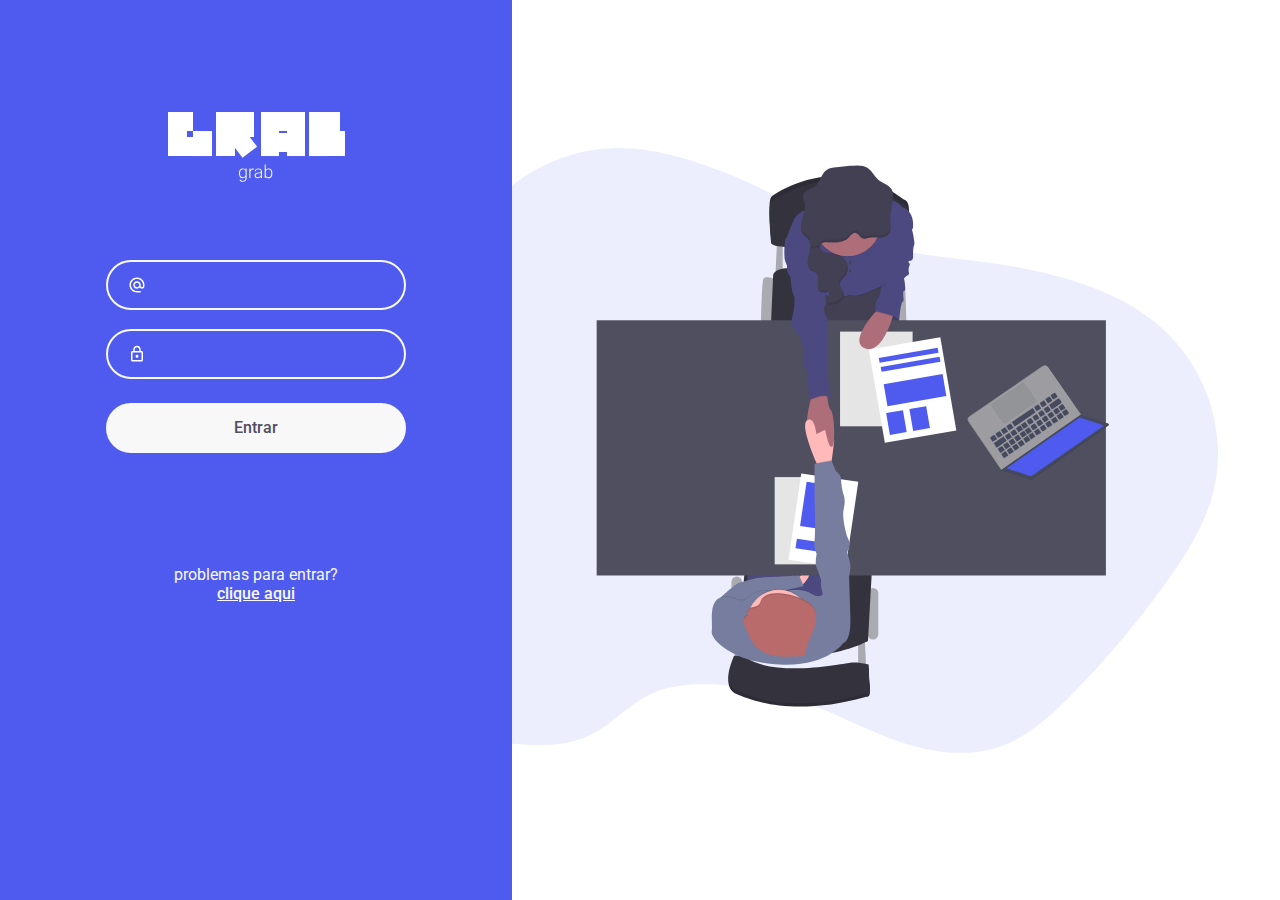
<file: grab-pagina-de-login/index.html>
<!DOCTYPE html>
<html lang="pt-br">
  <head>
    <meta charset="UTF-8" />
    <meta name="viewport" content="width=device-width, initial-scale=1.0" />
    <title>Grab - Login</title>
    <link rel="stylesheet" href="./assets/css/style.css">
    <link rel="stylesheet" href="./assets/css/responsive.css">

    <!-- fonts -->
    <link rel="preconnect" href="https://fonts.googleapis.com">
    <link rel="preconnect" href="https://fonts.gstatic.com" crossorigin>
    <link href="https://fonts.googleapis.com/css2?family=Roboto:wght@300;400;500&display=swap" rel="stylesheet"> 
  </head>
  <body>
    <section id="login">
      <img src="./assets/img/logo.svg" alt="" class="logo">
      <form action="#" name="formulario" id="formulario" method="POST">
        <input type="text" name="email" id="email" autocomplete="off">
        <span class="none back" id="email-span">Por favor, insira um email válido</span>
        <input type="password" name="senha" id="senha" maxlength="35">
        <input type="submit" value="Entrar" class="enviar">
      </form>
      <div id="recuperacao">
        <p>problemas para entrar?</p>
        <a href="#">clique aqui</a>
      </div>
    </section>
    <script src="./assets/js/script.js"></script>
  </body>
</html>
</file>
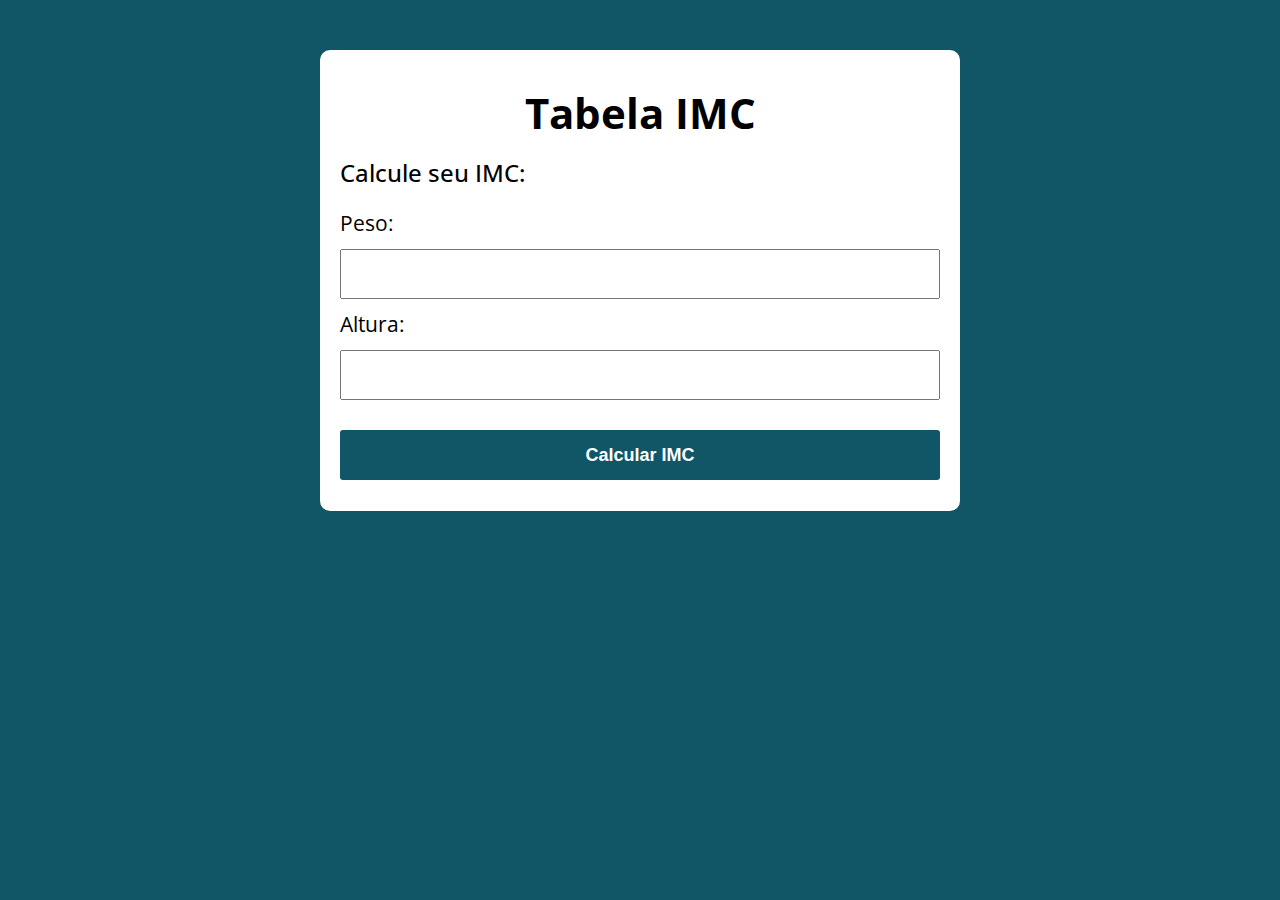
<file: imc/index.html>
<!DOCTYPE html>
<html lang="pt-BR">

<head>
  <meta charset="UTF-8">
  <meta name="viewport" content="width=device-width, initial-scale=1.0">
  <meta http-equiv="X-UA-Compatible" content="ie=edge">
  <title>Modelo</title>
  <link rel="stylesheet" href="./assets/css/style.css">
</head>

<body>

  <section class="container">
    <h1>Tabela IMC</h1>

    <h2 class="subtitulo">Calcule seu IMC:</h2>
    <form action="" id="form">
      <label for="peso">Peso:</label>
      <input type="text" id="peso">

      <label for="altura">Altura:</label>
      <input type="text" id="altura">

      <button type="submit">Calcular IMC</button>
    </form>
    <div id="resultado">
    </div>
  </section>

  <script src="./assets/js/main.js"></script>
</body>

</html>
</file>
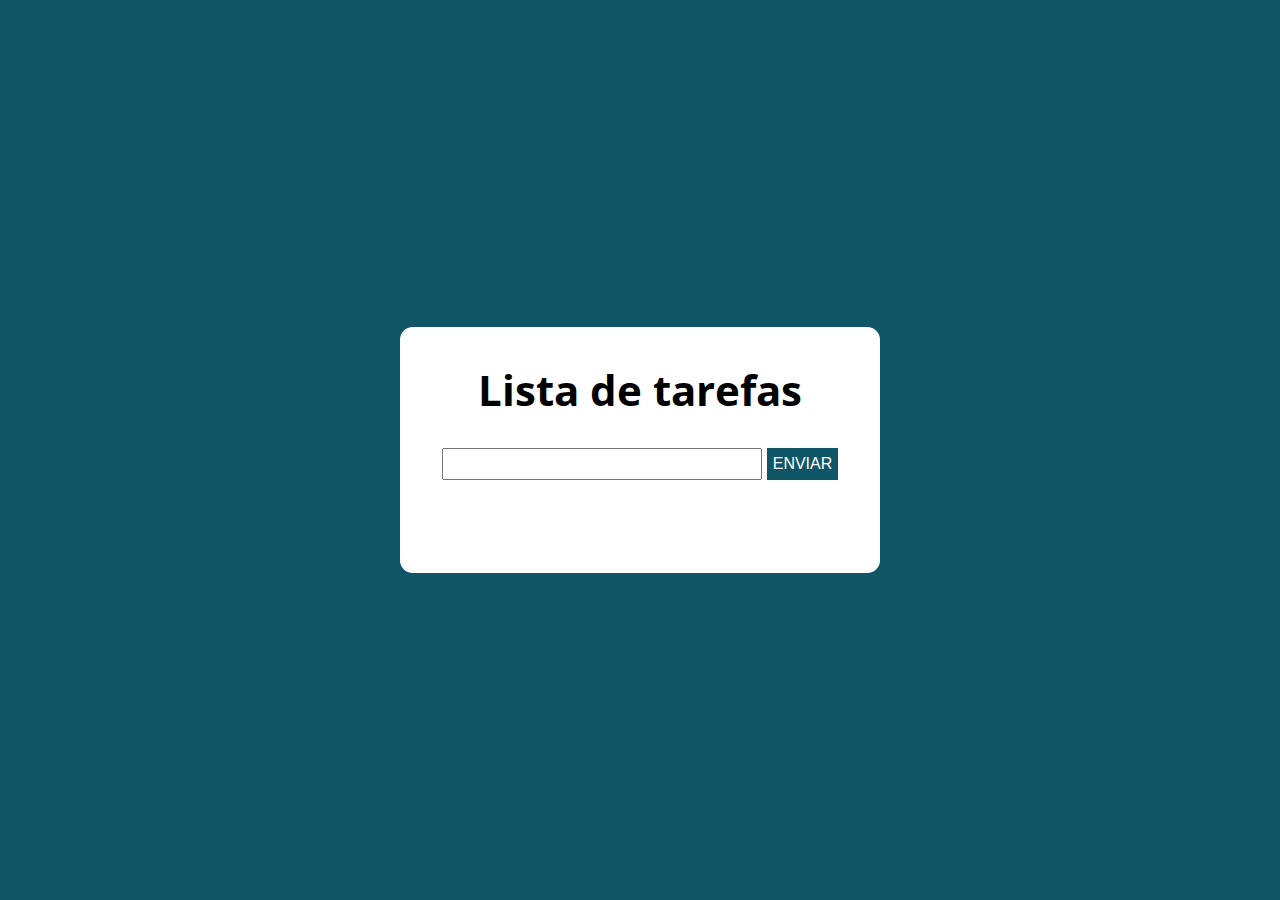
<file: lista-tarefas/index.html>
<!DOCTYPE html>
<html lang="pt-BR">

<head>
  <meta charset="UTF-8">
  <meta name="viewport" content="width=device-width, initial-scale=1.0">
  <meta http-equiv="X-UA-Compatible" content="ie=edge">
  <title>Lista Tarefas</title>
  <link rel="stylesheet" href="./assets/css/style.css">
</head>

<body>

  <section class="container">
    <h1>Lista de tarefas</h1> 
    <form action="#">
      <input type="text" id="tarefa">
      <button type="submit" id="enviar-tarefa">enviar</button>
    </form>
    <ul id="tarefas-resultado">
    </ul>
  </section>

  <script src="./assets/js/main.js"></script>
</body>

</html>
</file>
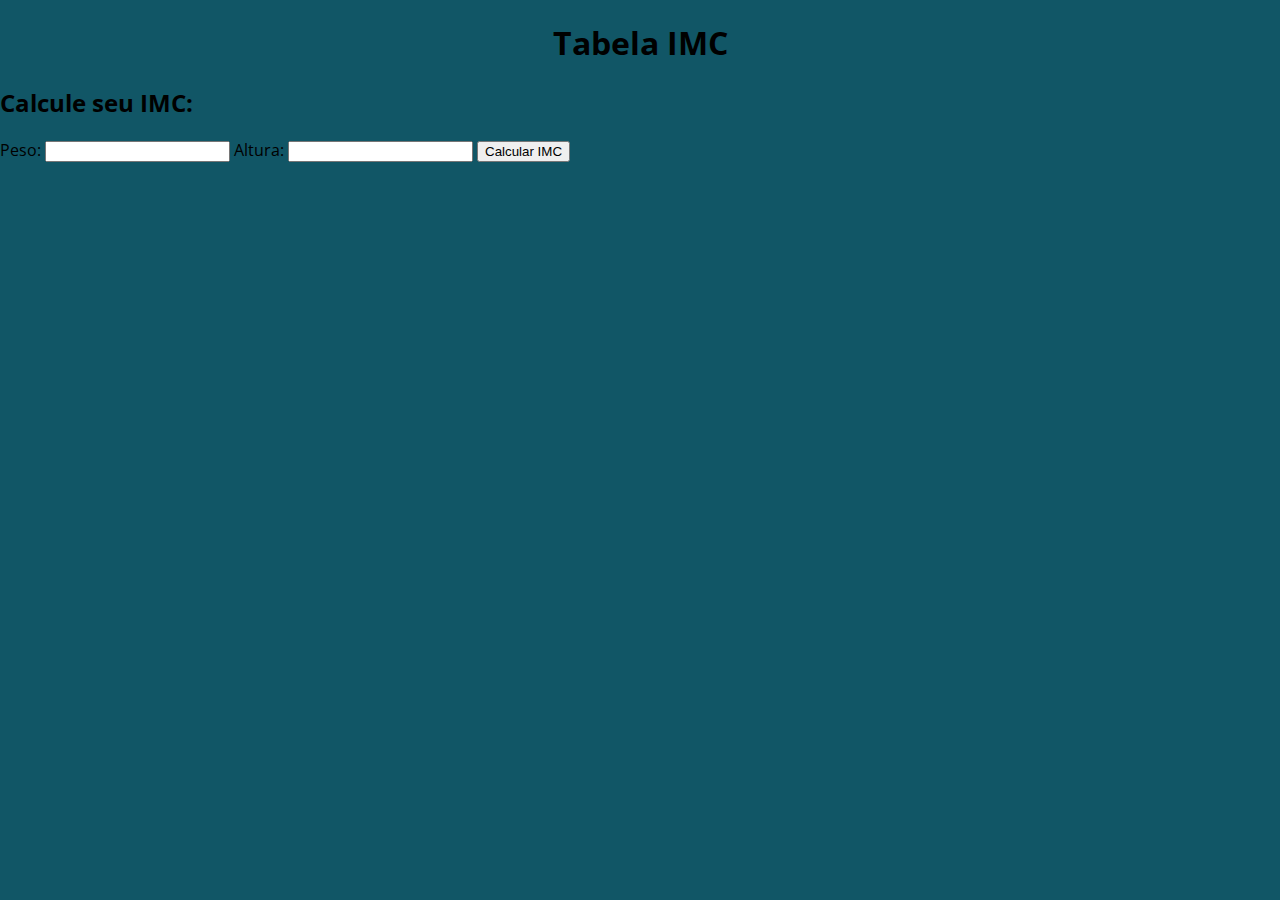
<file: modelo_imc/index.html>
<!DOCTYPE html>
<html lang="pt-BR">

<head>
  <meta charset="UTF-8">
  <meta name="viewport" content="width=device-width, initial-scale=1.0">
  <meta http-equiv="X-UA-Compatible" content="ie=edge">
  <title>Modelo</title>
  <link rel="stylesheet" href="./assets/css/style.css">
</head>

<body>

  <section class="container">
    <h1>Tabela IMC</h1>

    <h2 class="subtitulo">Calcule seu IMC:</h2>
    <form action="" id="form">
      <label for="peso">Peso:</label>
      <input type="text" id="peso" class="input">

      <label for="altura" >Altura:</label>
      <input type="text" id="altura" class="input">

      <button type="submit">Calcular IMC</button>
    </form>
    <div id="resultado">
    </div>
  </section>

  <script src="./assets/js/main.js"></script>
</body>

</html>
</file>
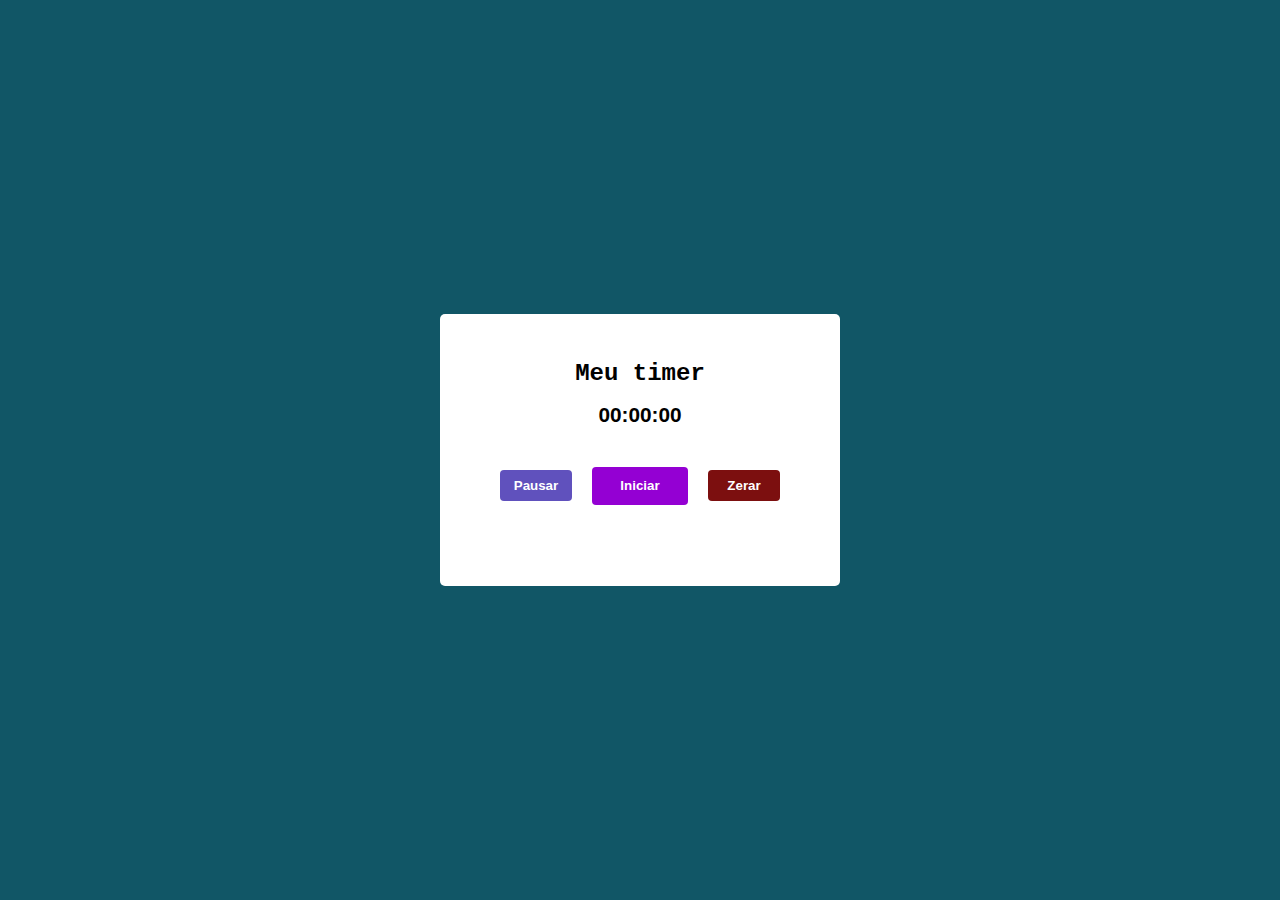
<file: modelo_timer/index.html>
<!DOCTYPE html>
<html lang="pt-BR">

<head>
  <meta charset="UTF-8">
  <meta name="viewport" content="width=device-width, initial-scale=1.0">
  <meta http-equiv="X-UA-Compatible" content="ie=edge">
  <title>Modelo</title>
  <link rel="stylesheet" href="./assets/css/style.css">
</head>

<body>

  <div id="flex-box">
    <section class="container">
      <h1>Meu timer</h1>
      <div class="paragrafo meuRelogio""><p>00:00:00</p></div>
      <div id="alinhamento">
        <button class="pausar">pausar</button>
        <button class="iniciar">iniciar</button>
        <button class="zerar">zerar</button>
      </div>
    </section>
  </div>

  <script src="./assets/js/main.js"></script>
</body>

</html>
</file>
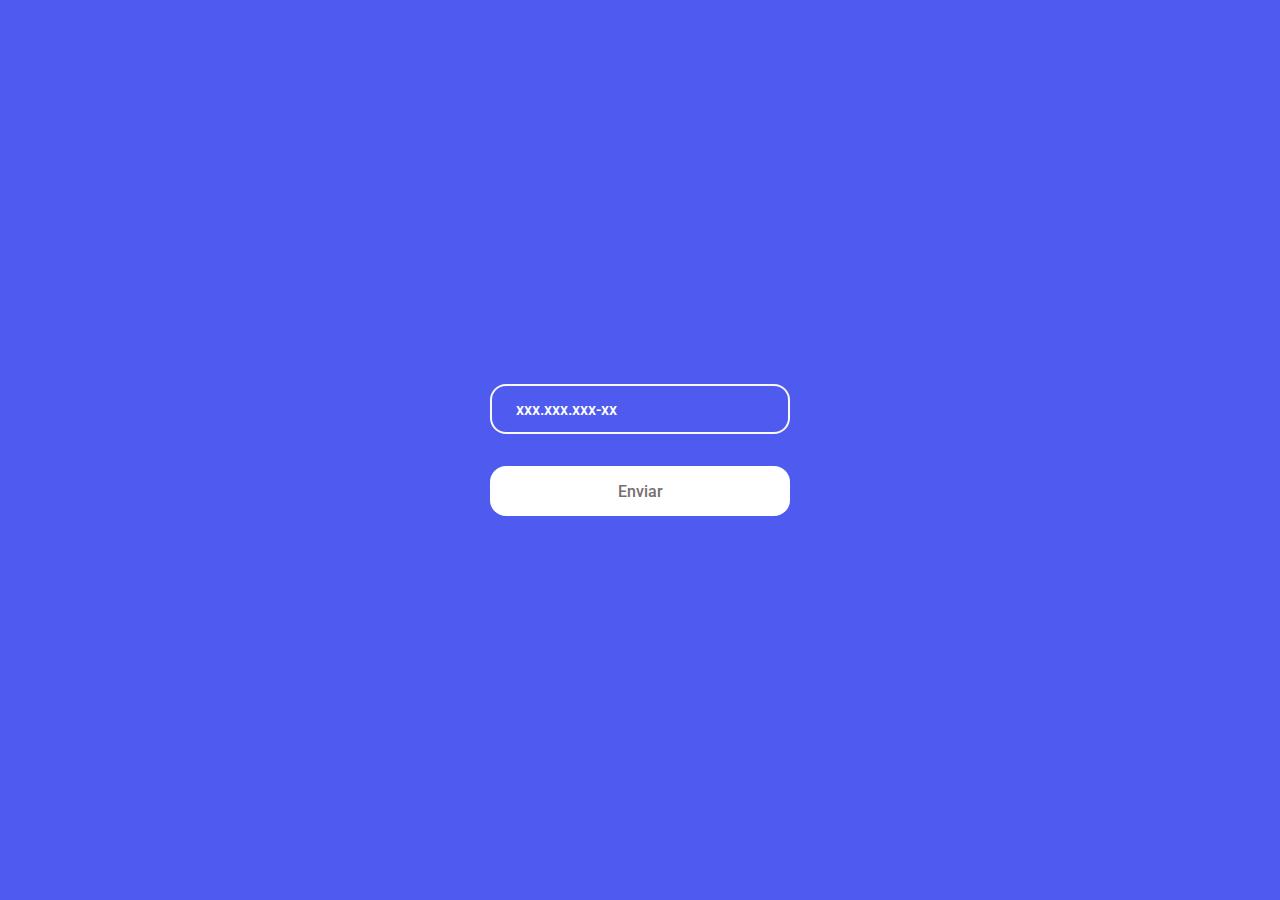
<file: validador-cpf/index.html>
<!DOCTYPE html>
<html lang="pt-BR">

<head>
  <meta charset="UTF-8">
  <meta name="viewport" content="width=device-width, initial-scale=1.0">
  <meta http-equiv="X-UA-Compatible" content="ie=edge">
  <title>CPF</title>
  <link rel="stylesheet" href="./assets/css/style.css">
  <link rel="preconnect" href="https://fonts.googleapis.com">
  <link rel="preconnect" href="https://fonts.gstatic.com" crossorigin>
  <link href="https://fonts.googleapis.com/css2?family=Roboto:wght@300;400;500&display=swap" rel="stylesheet"> 
</head>

<body>
  <section class="container">  
    <form action="" id="validar"> 
        <label for="cpf"></label>
        <input type="text" name="cpf" id="cpf" placeholder="xxx.xxx.xxx-xx" maxlength="14" class="none">
  
        <input type="submit" value="Enviar">
    </form>
  </section>

  <script src="./assets/js/main.js"></script>
</body>

</html>
</file>
<file: grab-pagina-de-login/assets/css/style.css>
*{
  margin: 0;
  padding: 0;
}

body{
  font-family: 'Roboto', sans-serif;
  color: white;
  width: 100vw;
  height: 100vh;
}

.none{
  visibility: hidden;
}

.logo{
  width: 11.0625rem;
  margin-top: 14.375rem;
}

section#login {
  background-color: #4E5BEE;
  display: flex;
  align-items: center;
  flex-direction: column;
  height: 100vh;
  width: 100vw;
  overflow-x: hidden;
}

section#login #formulario {
  margin-top: 5.875rem;
}

section#login #formulario input{
  box-sizing: border-box;
}

section#login #formulario input{ 
  color: #f8f8f8;
  outline: none;
  border: 2px solid #f8f8f8;
  font-size: 1rem;
  display: block;
  width: 18.75rem;
  height: 3.125rem;
  border-radius: 1.56rem;
  background-color: transparent;
}

section#login #formulario input::placeholder{
  color: #f8f8f8;
  font-family: 'Roboto', sans-serif;
  font-weight: 500;
  font-size: 1rem;
}

section#login #formulario input#email{
  background: url("../img/email.svg") no-repeat 1.25rem center;
  padding-left: 3.625rem;
}

section#login #formulario input#senha {
  background: url("../img/lock.svg") no-repeat 1.25rem center;
  padding-left: 3.625rem;
}

section#login #formulario #email-span{
  font-size: 0.9rem;
  margin-left: 1.5rem;
  font-weight: 400;
}

section#login #formulario input.enviar {
  font-family: 'Roboto', sans-serif;
  font-weight: 500;
  background-color: #F8F8F8;
  margin-top: 1.5rem;
  color: #504F60;
}

a{
  color: #f8f8f8;
}

section#login #recuperacao {
  margin: 8rem 0 3.125rem;
  text-align: center;
  color: #F8F8F8;
}

section#login #recuperacao p{
  font-weight: 400;
}

section#login #recuperacao a{
  font-weight: 500;
}
</file>
<file: grab-pagina-de-login/assets/css/responsive.css>
@media (min-width: 374px){
  body{
    overflow: hidden;
  }
}

@media (min-width: 960px){
  .logo{
      margin-top: 7rem;
  }

  body{
    width: 100%;
    height: 100vh;
    background-color: #f8f8f8;
    background: url("../img/undraw_interview_rmcf.svg")no-repeat 85% center;
    background-size: 54rem;
  }

  section#login {
    width: 40%;
    height: 100vh;
    overflow-y: hidden;
  }

  section#login #formulario {
    margin-top: 4.875rem;
  }

  section#login #recuperacao {
    margin: 7rem 0 3.125rem;
    text-align: center;
    color: #F8F8F8;
  }
}
</file>
<file: imc/assets/css/style.css>
@import url('https://fonts.googleapis.com/css?family=Open+Sans:400,700&display=swap');
:root {
  --primary-color: rgb(17, 86, 102);
  --primary-color-darker: rgb(9, 48, 56);
}

* {
  box-sizing: border-box;
  outline: 0;
}

body {
  margin: 0;
  padding: 0;
  background: var(--primary-color);
  font-family: 'Open sans', sans-serif;
  font-size: 1.3em;
  line-height: 1.5em;
}

h1 {
  text-align: center;
}
th {
  margin: 0;
  padding: 5px;
  text-align: start;
}

table {
  width: 100%;
}
td {
  padding: 0.1rem;
}

.container {
  max-width: 640px;
  margin: 50px auto;
  background: #fff;
  padding: 20px;
  border-radius: 10px;
}

.subtitulo {
  font-size: 1.5rem;
  font-weight: 500;
}
form input, form label, form button {
  display: block;
  width: 100%;
  margin-bottom: 10px;
}

form input {
  font-size: 24px;
  height: 50px;
  padding: 0 20px;
}

form input:focus {
  outline: 1px solid var(--primary-color);
}

form button {
  border: none;
  background: var(--primary-color);
  color: #fff;
  font-size: 18px;
  font-weight: 700;
  height: 50px;
  cursor: pointer;
  margin-top: 30px;
  transition: 0.1s;
  border-radius: 3px;
}

form button:hover {
  background: var(--primary-color-darker);
  transform: translateY(-3px);
}


#resultado {
  padding: 0.01rem;
  border-radius: 0.3rem;
  color: white;
  text-align: center;

}
.resultado {
  background-color: rgb(128, 0, 255);
}

.bad{
  background-color: rgb(170, 37, 37);
}
</file>
<file: lista-tarefas/assets/css/style.css>
@import url('https://fonts.googleapis.com/css?family=Open+Sans:400,700&display=swap');
:root {
  --primary-color: rgb(17, 86, 102);
  --primary-color-darker: rgb(9, 48, 56);
}

* {
  box-sizing: border-box;
  outline: 0;
}

body {
  margin: 0;
  padding: 0;
  width: 100vw;
  height: 100vh;
  display: flex;

  justify-content: center;
  align-items: center;
  background: var(--primary-color);
  font-family: 'Open sans', sans-serif;
  font-size: 1.3em;
  line-height: 1.5em;
}

.container {
  width: 30rem;
  background: #fff;
  padding: 1.2rem;
  border-radius: 0.8rem;
  display: flex;
  justify-content: center;
  align-items: center;
  flex-direction: column;
}

.container h1 {
  text-align: center;
  margin-bottom: 2.5rem;
}


form input {
  width: 20rem;
  font-size: 1rem;
  height: 2rem;
  padding: 0 20px;
}

form input:focus {
  outline: none;
  border: 2px solid var(--primary-color-darker);
  border-radius: 0.1rem;
}

form button {
  text-transform: uppercase;
  border: none;
  background: var(--primary-color);
  color: #fff;
  font-size: 1rem;
  font-weight: 500;
  height: 2rem;
  cursor: pointer;
  transition: 0.1s;
}

form button:hover {
  background: var(--primary-color-darker);
  transform: translateY(-1px);
}

#tarefas-resultado {
  width: 19rem;
  padding: 1rem;
  border-radius: 0.3rem;
}

#tarefas-resultado li button {
  align-self: end;
  outline: none;
  width: 2rem;
  height: 1.5rem;
  border-radius: 0.2rem;
  border: none;

  margin-left: 2rem;

  color: white;
  background-color: rgb(175, 20, 20);
}

ul {
  list-style-type: none;
}
</file>
<file: modelo_imc/assets/css/style.css>
@import url('https://fonts.googleapis.com/css?family=Open+Sans:400,700&display=swap');
:root {
  --primary-color: rgb(17, 86, 102);
  --primary-color-darker: rgb(9, 48, 56);
}

* {
  box-sizing: border-box;
  outline: 0;
}

body {
  margin: 0;
  padding: 0;
  background: var(--primary-color);
  font-family: 'Open sans', sans-serif;
}

h1 {
  text-align: center;
}

p {
  display: block;
  box-sizing: border-box;
  padding: 0;
  margin: 0;
}

#resultado {
  color: antiquewhite;
  font-weight: 500;
  font-family:'Segoe UI', Tahoma, Geneva, Verdana, sans-serif
}
</file>
<file: modelo_timer/assets/css/style.css>
@import url('https://fonts.googleapis.com/css?family=Open+Sans:400,700&display=swap');
:root {
  --primary-color: rgb(17, 86, 102);
  --primary-color-darker: rgb(9, 48, 56);
}

* {
  box-sizing: border-box;
  outline: 0;
}

body {
  margin: 0;
  padding: 0;
  background: var(--primary-color);
  font-family: 'Open sans', sans-serif;
}

h1 {
  font-weight: 600;
  font-family: 'Courier New', Courier, monospace;
  font-size: 1.5rem;
}

h1, p {
  text-align: center;
}

p {
  font-weight: 900;
  font-size: 1.3rem;
  font-family: 'Trebuchet MS', 'Lucida Sans Unicode', 'Lucida Grande', 'Lucida Sans', Arial, sans-serif;
  display: block;
  box-sizing: border-box;
  padding: 0;
  margin: 0;
}

/* Para alinhamento da section na vertical e horizontal */

#flex-box {

  display: flex;
  justify-content: center;
  align-items: center;
  height: 100vh;
}

/* Container */

section.container {
  box-sizing: border-box;
  background-color: white;
  width: 25rem;
  height: 17rem;
  border-radius: 5px;
  padding: 30px;
}

/* Alinhamento dentro do container */

#alinhamento {
  margin: 1rem;
  display: flex;
  justify-content: center;
  align-items: center;
}

/* Formatação dos butões */
button {
  text-transform: capitalize;
  display: block;
  font-weight: 600;
  color: white;
  margin: 1.5rem 10px;
  box-sizing: border-box;
  border-radius: 4px;
  border: none;
}


button.iniciar {
  width: 6rem;
  background-color: rgb(148,0,211);
  padding: 0.7rem;
  transition: 300ms;
}


button.iniciar:hover {
  transform: translateY(-1px);  
  background-color: rgb(153,50,204);
}

button.pausar, button.zerar{
  width: 4.5rem;
  padding: 0.5rem;
  transition: 500ms;
}

button.zerar {
  background-color: rgb(124, 15, 15);
}


button.zerar:hover {
  background-color: rgb(178,34,34);
}

button.pausar {
  background-color: rgb(96, 81, 189);
}

button.pausar:hover {
  background-color: rgb(110, 99, 180)
}

#resultado {
  color: antiquewhite;
  font-weight: 500;
  font-family:'Segoe UI', Tahoma, Geneva, Verdana, sans-serif
}

.red {
  color: red;
}
</file>
<file: validador-cpf/assets/css/style.css>
* {
  margin: 0;
  padding: 0;
  overflow: hidden;
}

body{
  background-color: #4E5BEE;
}
/* 
  colors: #4E5BEE -> blue #f8f8f8 -> white 

*/
section.container {
  width: 100vw;
  height: 100vh;
  display: flex;
  justify-content: center;
  align-items: center;
  position: relative;
}

section.container input{
  color: #f8f8f8;
  display: block;
  box-sizing: border-box;
  outline: none;
  background-color: transparent;
  border: 2px solid #F8F8F8; 
  border-radius: 1rem;
  padding-left: 1.5rem;

  width: 18.75rem;
  height: 3.125rem;

  font-family: 'Roboto', sans-serif;
  font-weight: 500;
  font-size: 1rem;
}

section.container input::placeholder{
  color: #FFFFFF;
}

section.container input[type="submit"]{ 
  background-color: #FFFFFF;
  color: #756f6f;
  border: none;
  margin-top: 2rem;
  padding-left: 0;
  transition: 1s;
}

section.container input[type="submit"]:hover{ 
  transform: translateY(-2px);
}
</file>
